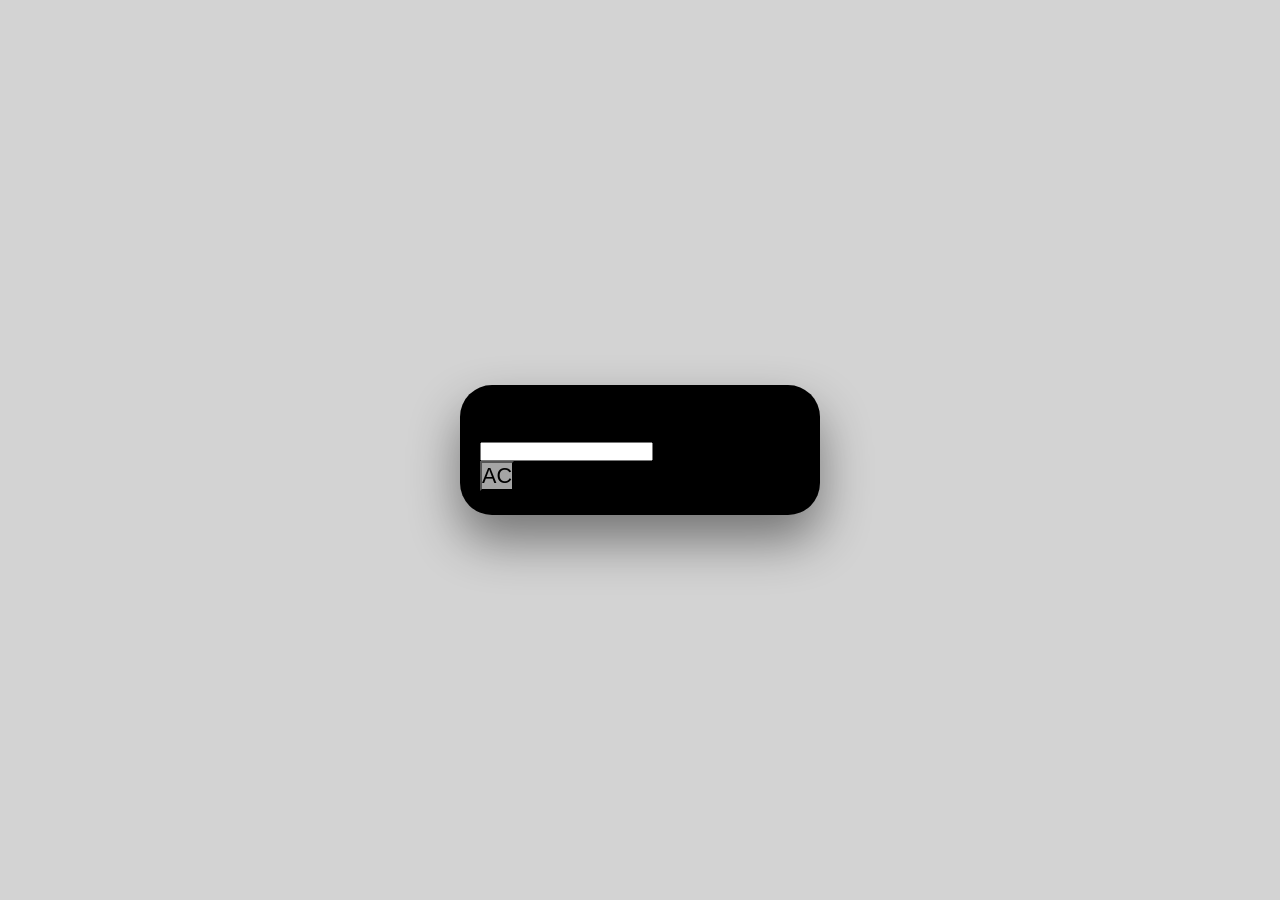
<file: 2026-BO71-10937/index.html>
<!DOCTYPE html>
<html lang="en">
<head>
    <meta charset="UTF-8">
    <meta name="viewport" content="width=device-width, initial-scale=1.0">
    <title>MORDERN WED CALCULATOR INTERFACE</title>
    <link rel="stylesheet" href="style.css">
    

</head>
<body>
    <div class="container">
        <div class="CALCULATOR">
            <form >
                <div>
                    <input type="text" name="display">
                    <div class="buttons">
                        <button class="operator" value="AC">AC</button>
                        

                    </div>
                </div>
            </form>

        </div>

    </div>

</body>
</html>
</file>
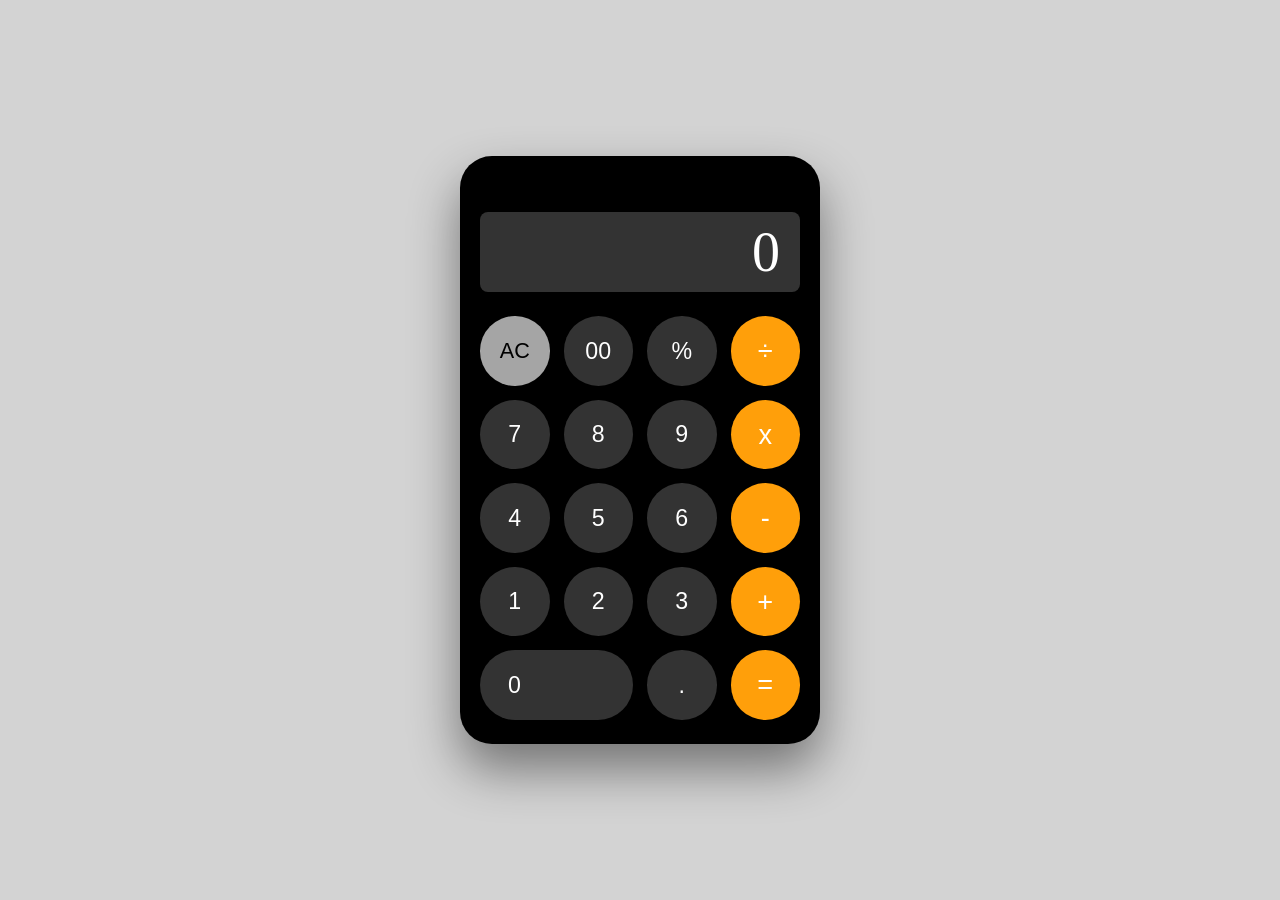
<file: 2026-BO71-10937/indext.html>
<!DOCTYPE html>
<html lang="en">
<head>
    <meta charset="UTF-8">
    <meta name="viewport" content="width=device-width, initial-scale=1.0">
    <title>SCIENTIFIC CALCULATOR</title>
    <link rel="stylesheet" href="style.css">
</head>
<body>
    <div class="container">
        <section class="display">
            <span class="display-value">0</span>
        </section>
            <div class="keypad">
                <button class="black operator" value="button" aria-label="clear">AC</button>
                <button class="black dark" value="button" aria-label="double zero">00</button>
                <button class="black dark" value="button" aria-label="percentage">%</button>
                <button class="black orange" value="button" aria-label="division">÷</button>
                <button class="black dark" value="button">7</button>
                <button class="black dark" value="button">8</button>
                <button class="black dark" value="button">9</button>
                <button class="black orange" value="button" aria-label="multiplication">x</button>

                <button class="black dark" value="button">4</button>
                <button  class="black dark"value=button">5</button>
                <button  class="black dark" value="button">6</button>
                <button class="black orange" value="button" aria-label="subtraction">-</button>

                <button class="black dark" value="button">1</button>
                <button class="black dark" value="button">2</button>
                <button class="black dark" value="button">3</button>
                <button class="black orange" value="button" aria-label="addition">+</button>

                <button class="black dark zero" value="button">0</button>
                <button class="black dark" value="button">.</button>
                <button class="black orange" value="button" aria-label="equals">=</button>
            </div>

    </div>
</body>
</html>
</file>
<file: 2026-BO71-10937/style.css>
/* Reset & Layout */
* {
  box-sizing: border-box;
  margin: 0;
  padding: 0;
}

body {
  min-height: 100vh;
  background-color: lightgray;
  display: flex;
  align-items: center;
  justify-content: center;
  font-family: system-ui, -apple-system, sans-serif;
  padding: 16px;
}

/* Calculator Container */
.container {
  width: 100%;
  max-width: 360px;
  background-color: #000000;
  border-radius: 32px;
  padding: 56px 20px 24px;
  box-shadow: 0 25px 50px rgba(0, 0, 0, 0.45);
}

/* Screen Display */
.display {
  background-color: #333333;
  border-radius: 8px;
  height: 80px;
  margin-bottom: 24px;
  padding: 0 20px;
  display: flex;
  align-items: center;
  justify-content: flex-end;
}

.display-value {
  color: #ffffff;
  font-family: "Times New Roman", Times, serif;
  font-size: 3.5rem;
  line-height: 1;
}

/* Keypad Grid */
.keypad {
  display: grid;
  grid-template-columns: repeat(4, 1fr);
  gap: 14px;
}

/* Base Button Style */
.black {
  border: none;
  outline: none;
  width: 100%;
  aspect-ratio: 1 / 1;
  border-radius: 50%;
  font-size: 1.45rem;
  cursor: pointer;
  display: flex;
  align-items: center;
  justify-content: center;
  transition: filter 0.15s ease, transform 0.08s ease;
  user-select: none;
}

/* Button Hover & Click Feedback */
.black:hover {
  filter: brightness(1.15);
}

.black:active {
  transform: scale(0.93);
  filter: brightness(0.9);
}

/* Button Variants */
.operator {
  background-color: #a5a5a5;
  color: #000000;
  font-weight: 500;
  font-size: 1.35rem;
}

.dark {
  background-color: #333333;
  color: #ffffff;
}

.orange {
  background-color: #ff9f0a;
  color: #ffffff;
  font-size: 1.7rem;
}

/* Wide "0" Button */
.zero {
  grid-column: span 2;
  aspect-ratio: auto;
  height: 100%;
  border-radius: 35px;
  justify-content: flex-start;
  padding-left: 28px;
}
</file>
